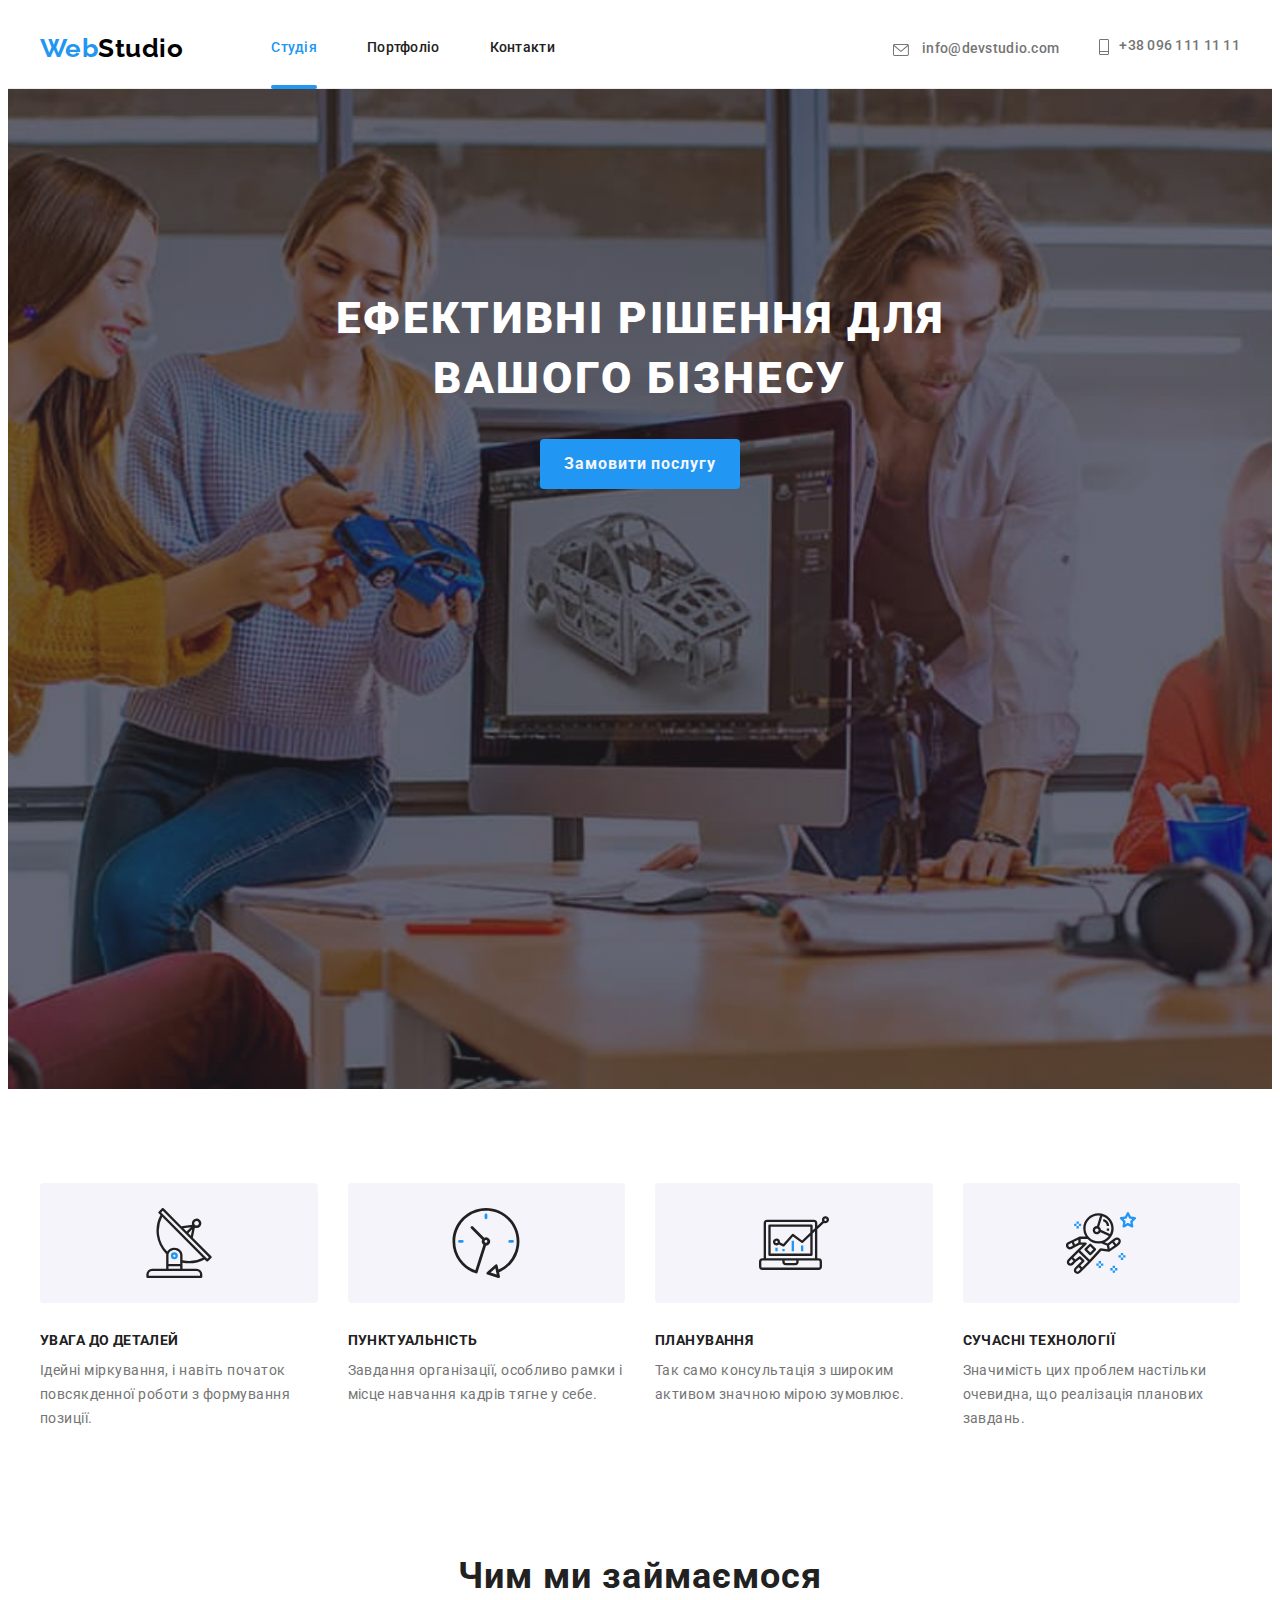
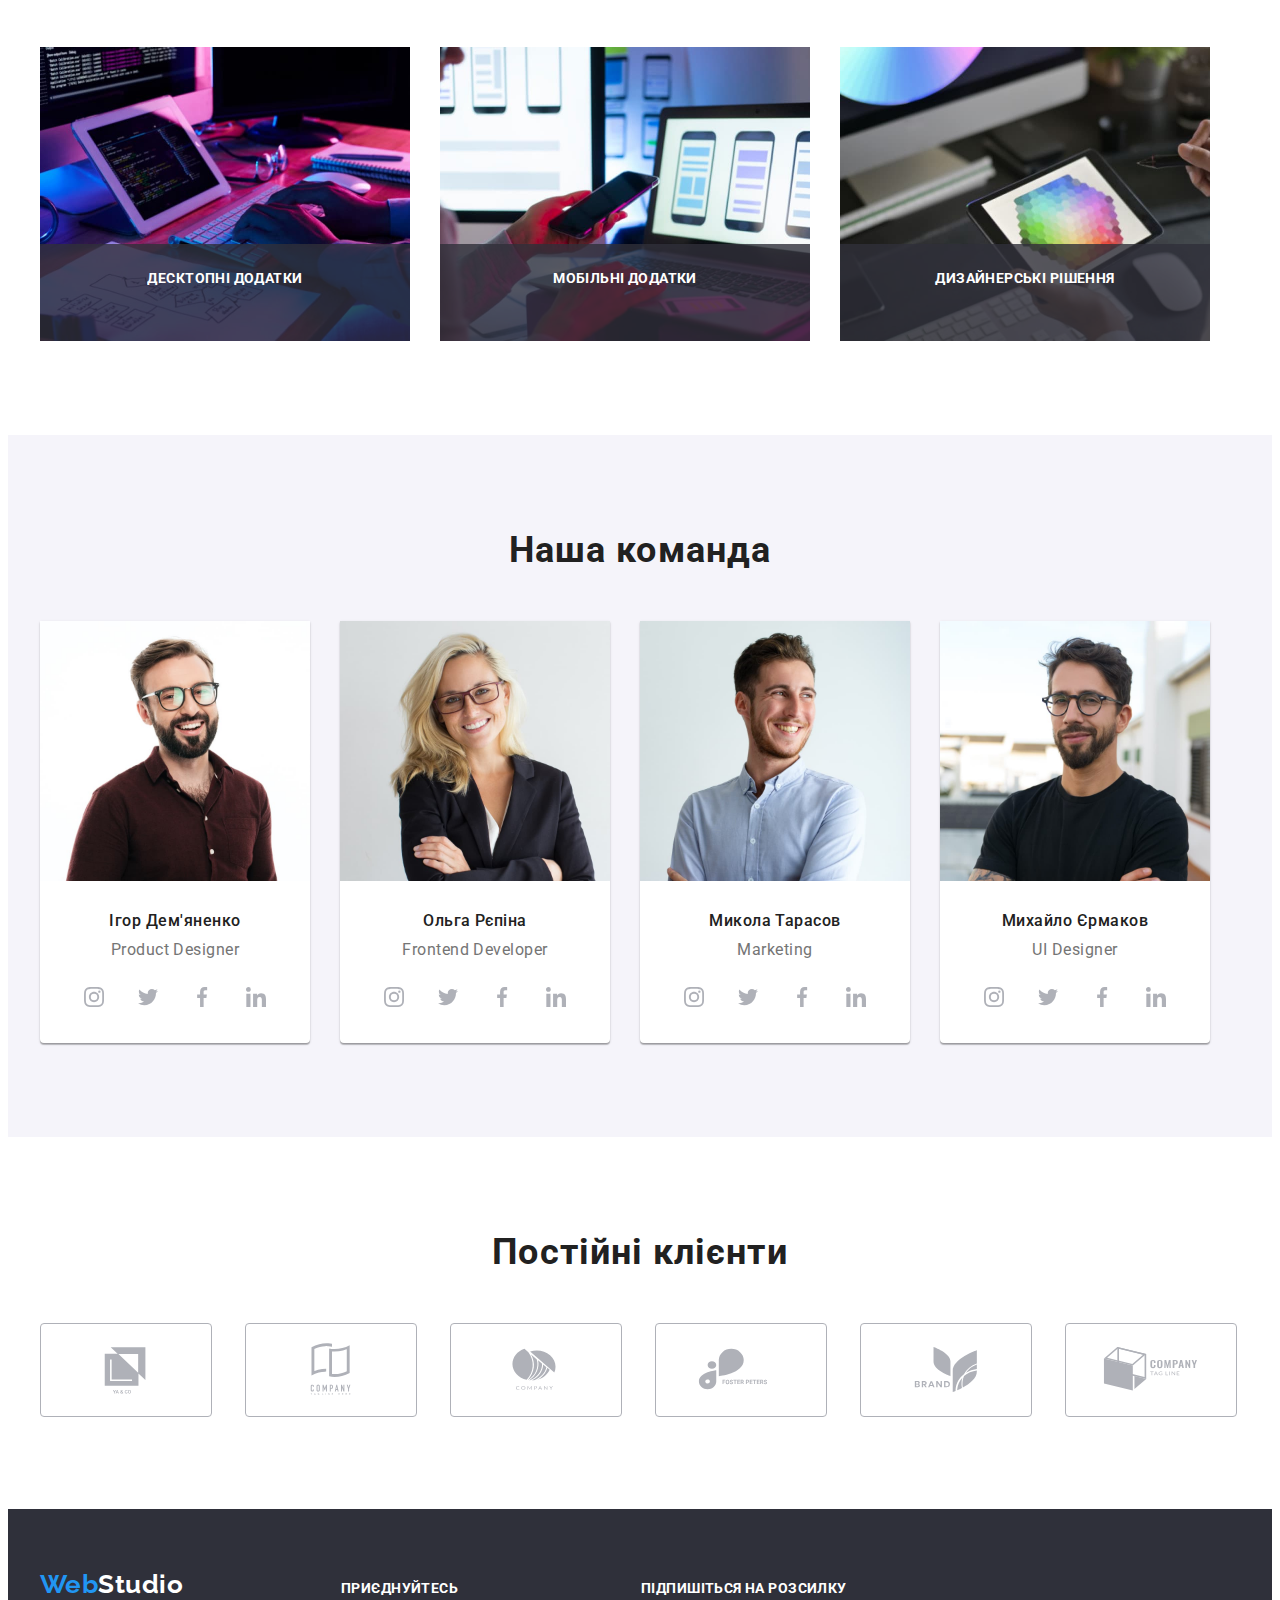
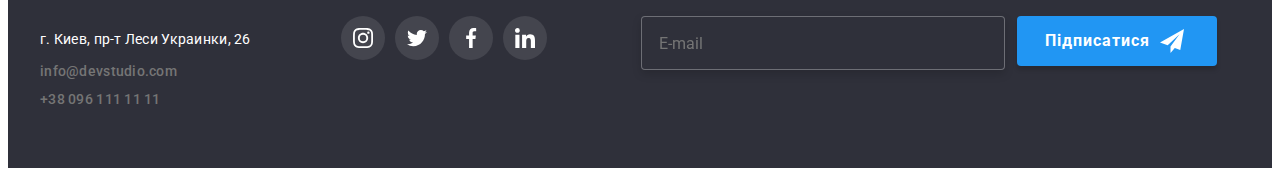
<file: index.html>
<!DOCTYPE html>
<html lang="uk">
<head>
    <meta charset="UTF-8">
    <meta http-equiv="X-UA-Compatible" content="IE=edge">
    <meta name="viewport" content="width=device-width, initial-scale=1.0">
    <title>WebStudio</title>
    <link rel="preconnect" href="https://fonts.googleapis.com">
<link rel="preconnect" href="https://fonts.gstatic.com" crossorigin>
<link href="https://fonts.googleapis.com/css2?family=Raleway:wght@700&family=Roboto:wght@400;500;700;900&display=swap" rel="stylesheet">
<link rel="stylesheet" href="https://cdnjs.cloudflare.com/ajax/libs/modern-normalize/1.1.0/modern-normalize.min.css" integrity="sha512-wpPYUAdjBVSE4KJnH1VR1HeZfpl1ub8YT/NKx4PuQ5NmX2tKuGu6U/JRp5y+Y8XG2tV+wKQpNHVUX03MfMFn9Q==" crossorigin="anonymous" referrerpolicy="no-referrer">
    <!-- <link rel="stylesheet" href="./css/styles.css"> -->
    <link rel="stylesheet" href="./css/main.min.css">
</head>
<body> 
 <header class="header">
        <div class="container header__container">
            <nav class="header-navigation">
            <a href="./index.html" class="logo logo-header"><span class="accent">Web</span><span class="accent__studio">Studio</span></a>
            <button type="button" class="menu-open" data-menu-open><svg class="open-icon"><use href="./images/symbol-defs — 1.svg#icon-menu">
            </use></svg></button>
            <ul class="site-nav">
                <li class="site-nav__navigation"><a href="./index.html" class="site-nav__link current">Студія</a></li>
                <li class="site-nav__navigation"><a href="./portfolio.html" class="site-nav__link">Портфоліо</a></li>
                <li class="site-nav__navigation"><a href="#" class="site-nav__link">Контакти</a></li>
            </ul>
        </nav>
        <ul class="auth-nav">
            <li><a href="mailto:info@devstudio.com" class="auth-nav__link">
                <svg class="auth-nav__icon icon-mail"><use href="./images/symbol-defs — 1.svg#icon-envelope">
                </use></svg>
                 info@devstudio.com</a></li>
            <li><a href="tel:+380961111111" class="auth-nav__tel link"><svg class="auth-nav__icon icon-tel"><use href="./images/symbol-defs — 1.svg#icon-Vector">
            </use></svg>+38 096 111 11 11</a></li>
        </ul>
    </div>
    <div class="mob-menu is-hidden" data-menu>
        <div class="mob-container">
        <div class="mob-menu__top">
            <button type="button" class="menu-close" data-menu-close><svg class="close-icon"><use href="./images/symbol-defs — 1.svg#icon-close_40px">
            </use></svg></button>
        <ul class="mob-site_nav">
            <li class="mob__navigation"><a href="./index.html" class="mob-nav__link current">Студія</a></li>
            <li class="mob__navigation"><a href="./portfolio.html" class="mob-nav__link">Портфоліо</a></li>
            <li class="mob__navigation"><a href="#" class="mob-nav__link">Контакти</a></li>
        </ul></div>
        <div class="mob-menu__bottom">
        <ul class="mob-auth_nav">
            <li><a href="tel:+380961111111" class="mob-contact__tel link">+38 096 111 11 11</a></li>
            <li><a href="mailto:info@devstudio.com" class="mob-contact_link">
                 info@devstudio.com</a></li>
        </ul>
        <ul class="mob-soc_list">
            <li class="mob-li"><a class="mob-soc_link link" href="" target="_blank" rel="noopener noreferrer nofollow">Instagram</a></li>
            <li class="mob-li"><a class="mob-soc_link link" href="" target="_blank" rel="noopener noreferrer nofollow">Twitter</a></li>
            <li class="mob-li"><a class="mob-soc_link link" href="" target="_blank" rel="noopener noreferrer nofollow">Facebook</a></li>
            <li class="mob-li"><a class="mob-soc_link link" href="" target="_blank" rel="noopener noreferrer nofollow">LinkedIn</a></li>
        </ul></div>
    </div>
    </div>
        </header>
    <main>
        <section class="hero">
                <h1 class="hero__title">Ефективні рішення для вашого бізнесу</h1>
                <button class="button primary" type="button" data-modal-open>Замовити послугу</button>
        </section>
        <section class="section">
            <div class="container">
                <h2 class="section-title-h">Наші особливості</h2>
                <ul class="features">
                    <li class="title-li"><div class="icons-div"><svg class="title-icon"><use href="./images/symbol-defs-antena.svg#icon-antenna-1"></use></svg></div>
                        <h3 class="title">Увага до деталей</h3>
                        <p class="title-p">Ідейні міркування, і навіть початок повсякденної роботи з формування позиції.</p>
                    </li>
                    <li class="title-li"><div class="icons-div"><svg class="title-icon"><use href="./images/symbol-defs — 1.svg#icon-clock-1"></use>
                    </svg></div>
                        <h3 class="title">Пунктуальність</h3>
                        <p class="title-p">Завдання організації, особливо рамки і місце навчання кадрів тягне у себе.</p>
                    </li>
                    <li class="title-li">
                        <div class="icons-div"><svg class="title-icon"><use href="./images/symbol-defs — 1.svg#icon-diagram-1"></use>
                        </svg></div>
                        <h3 class="title">Планування</h3>
                        <p class="title-p">Так само консультація з широким активом значною мірою зумовлює.</p>
                    </li>
                    <li class="title-li">
                        <div class="icons-div"><svg class="title-icon"><use href="./images/symbol-defs — 1.svg#icon-astronaut-1"></use>
                        </svg></div>
                        <h3 class="title">Сучасні технології</h3>
                        <p class="title-p">Значимість цих проблем настільки очевидна, що реалізація планових завдань.</p>
                    </li>
                </ul>
            </div>
        </section>
        <section class="section work-img">
            <div class="container">
                <h2 class="section-title">Чим ми займаємося</h2>
                <ul class="work">
                    <li class="work-li"><picture>
                        <source srcset="./images/img1-x2.jpg 2x" media="(min-width: 1200px)">
                        <img src="./images/box1.jpg" alt="людина за компютером" width="370"></picture><p class="work-text-img">ДЕСКТОПНІ ДОДАТКИ</p></li>
                    <li class="work-li"><picture>
                        <source srcset="./images/img2-x2.jpg 2x" media="(min-width: 1200px)">
                        <img src="./images/box2.jpg" alt="людина за компютером з телефонном в руці" width="370">
                    </picture><p class="work-text-img">МОБІЛЬНІ ДОДАТКИ</p></li>
                    <li class="work-li"><picture><source srcset="./images/img3-x2.jpg 2x" media="(min-width: 1200px)">
                        <img src="./images/box3.jpg" alt="планшет з кольорами" width="370"></picture>
                        <p class="work-text-img">ДИЗАЙНЕРСЬКІ РІШЕННЯ</p></li>
                </ul>
            </div>
        </section>
        <section class=" section section-team">
            <div class="container">
                <h2 class="section-title">Наша команда</h2>
                <ul class="team-list">
                    <li class="team"><picture>
                        <source srcset="./images/img2.jpg 1x, ./images/desk1-x2.jpg 2x" media="(min-width: 1200px)">
                        <source srcset="./images/tab1.jpg 1x, ./images/tab1-2x.jpg 2x" media="(min-width: 768px)">
                        <source srcset="./images/mob-1.jpg 1x, ./images/mob1-2x.jpg 2x" media="(min-width: 320px)">
                        <img src="./images/img2.jpg" alt="усміхнений хлопець" width="450">
                    </picture>
                    <div class="team-li"><h3 class="name">Ігор Дем'яненко</h3>
                        <p class="team-text">Product Designer</p>
                        <ul class="team-soc">
                            <li class="team-soc-list"><a href="" class="team-soc-link"><svg class="team-soc-icon" width="20" height="20"><use href="./images/symbol-defs — 1.svg#icon-instagram-2"></use></svg></a></li>
                            <li class="team-soc-list"><a href="" class="team-soc-link"><svg class="team-soc-icon" width="20" height="20"><use href="./images/symbol-defs — 1.svg#icon-twitter-1"></use></svg></a></li>
                            <li class="team-soc-list"><a href="" class="team-soc-link"><svg class="team-soc-icon" width="20" height="20"><use href="./images/symbol-defs — 1.svg#icon-facebook-1"></use></svg></a></li>
                            <li class="team-soc-list"><a href="" class="team-soc-link"><svg class="team-soc-icon" width="20" height="20"><use href="./images/symbol-defs — 1.svg#icon-linkedin-1"></use></svg></a></li>
                        </ul>
                    </div>
                    </li>
                    <li class="team"><picture>
                        <source srcset="./images/img21.jpg 1x, ./images/desk2-x2.jpg 2x" media="(min-width: 1200px)">
                        <source srcset="./images/tab2.jpg 1x, ./images/tab2-2x.jpg 2x" media="(min-width: 768px)">
                        <source srcset="./images/mob2.jpg 1x, ./images/mob2-2x.jpg 2x" media="(min-width: 320px)">
                        <img src="./images/img21.jpg" alt="жінка посміхається" width="450"></picture>
                    <div class="team-li"><h3 class="name">Ольга Рєпіна</h3>
                        <p class="team-text">Frontend Developer</p><ul class="team-soc">
                            <li class="team-soc-list"><a href="" class="team-soc-link"><svg class="team-soc-icon" width="20" height="20"><use href="./images/symbol-defs — 1.svg#icon-instagram-2"></use></svg></a></li>
                            <li class="team-soc-list"><a href="" class="team-soc-link"><svg class="team-soc-icon" width="20" height="20"><use href="./images/symbol-defs — 1.svg#icon-twitter-1"></use></svg></a></li>
                            <li class="team-soc-list"><a href="" class="team-soc-link"><svg class="team-soc-icon" width="20" height="20"><use href="./images/symbol-defs — 1.svg#icon-facebook-1"></use></svg></a></li>
                            <li class="team-soc-list"><a href="" class="team-soc-link"><svg class="team-soc-icon" width="20" height="20"><use href="./images/symbol-defs — 1.svg#icon-linkedin-1"></use></svg></a></li>
                        </ul></div>
                    </li>
                    <li class="team">
                        <picture>
                            <source srcset="./images/img.jpg 1x, ./images/desk3-x2.jpg 2x" media="(min-width: 1200px)">
                            <source srcset="./images/tab3.jpg 1x, ./images/tab3-2x.jpg 2x" media="(min-width: 768px)">
                            <source srcset="./images/mob3.jpg 1x, ./images/mob3-2x.jpg 2x" media="(min-width: 320px)">
                            <img src="./images/img.jpg" alt="чоловік у білій рубашці" width="450"></picture>
                    <div class="team-li"><h3 class="name">Микола Тарасов</h3>
                        <p class="team-text">Marketing</p><ul class="team-soc">
                            <li class="team-soc-list"><a href="" class="team-soc-link"><svg class="team-soc-icon" width="20" height="20"><use href="./images/symbol-defs — 1.svg#icon-instagram-2"></use></svg></a></li>
                            <li class="team-soc-list"><a href="" class="team-soc-link"><svg class="team-soc-icon" width="20" height="20"><use href="./images/symbol-defs — 1.svg#icon-twitter-1"></use></svg></a></li>
                            <li class="team-soc-list"><a href="" class="team-soc-link"><svg class="team-soc-icon" width="20" height="20"><use href="./images/symbol-defs — 1.svg#icon-facebook-1"></use></svg></a></li>
                            <li class="team-soc-list"><a href="" class="team-soc-link"><svg class="team-soc-icon" width="20" height="20"><use href="./images/symbol-defs — 1.svg#icon-linkedin-1"></use></svg></a></li>
                        </ul></div>
                    </li>
                    <li class="team">
                        <picture>
                            <source srcset="./images/img3.jpg 1x, ./images/desk4-x2.jpg 2x" media="(min-width: 1200px)">
                            <source srcset="./images/tab4.jpg 1x, ./images/tab4-2x.jpg 2x" media="(min-width: 768px)">
                            <source srcset="./images/mob4.jpg 1x, ./images/mob4-2x.jpg 2x" media="(min-width: 320px)">
                            <img src="./images/img3.jpg" alt="чоловік у чорній футболці та окулярах" width="450"></picture>
                    <div class="team-li"><h3 class="name">Михайло Єрмаков</h3>
                        <p class="team-text">UI Designer</p><ul class="team-soc">
                            <li class="team-soc-list"><a href="" class="team-soc-link"><svg class="team-soc-icon" width="20" height="20"><use href="./images/symbol-defs — 1.svg#icon-instagram-2"></use></svg></a></li>
                            <li class="team-soc-list"><a href="" class="team-soc-link"><svg class="team-soc-icon" width="20" height="20"><use href="./images/symbol-defs — 1.svg#icon-twitter-1"></use></svg></a></li>
                            <li class="team-soc-list"><a href="" class="team-soc-link"><svg class="team-soc-icon" width="20" height="20"><use href="./images/symbol-defs — 1.svg#icon-facebook-1"></use></svg></a></li>
                            <li class="team-soc-list"><a href="" class="team-soc-link"><svg class="team-soc-icon" width="20" height="20"><use href="./images/symbol-defs — 1.svg#icon-linkedin-1"></use></svg></a></li>
                        </ul></div>
                    </li>
                </ul>
            </div>
        </section>
        <section class="section clients-section">
            <div class="container">
                <h2 class="section-title">Постійні клієнти</h2>
                <ul class="clients">
                <li class="clients-list"><a href="" class="clients-link"><svg class="clients-icon"><use href="./images/symbol-defs — 1.svg#icon-Logo"></use></svg></a></li>
                <li class="clients-list"><a href="" class="clients-link"><svg class="clients-icon"><use href="./images/symbol-defs — 1.svg#icon-Logo-1"></use></svg></a></li>
                <li class="clients-list"><a href="" class="clients-link"><svg class="clients-icon"><use href="./images/symbol-defs — 1.svg#icon-Logo-2"></use></svg></a></li>
                <li class="clients-list"><a href="" class="clients-link"><svg class="clients-icon"><use href="./images/symbol-defs — 1.svg#icon-Logo-3"></use></svg></a></li>
                <li class="clients-list"><a href="" class="clients-link"><svg class="clients-icon"><use href="./images/symbol-defs — 1.svg#icon-Logo-4"></use></svg></a></li>
                <li class="clients-list"><a href="" class="clients-link"><svg class="clients-icon"><use href="./images/symbol-defs — 1.svg#icon-Logo-5"></use></svg></a></li>
            </ul>   
            </div>
        </section>
    </main>
    <footer class="footer">
        <div class="footer__div container">
            <div class="footer__address">
                <div class="address-wrap">
            <a href="./index.html" class="logo__footer logo"><span class="accent__footer accent">Web</span><span class="accent__studio accent__footer">Studio</span></a>
      <address class="address">
        <ul class="footer__list">
            <li class="list-link"><a href="https://goo.gl/maps/CPtrU1FHBa2aNyZL9" target="_blank" rel="noopener noreferrer nofollow" class="link maps">г. Киев, пр-т Леси Украинки, 26</a>
            </li>
            <li class="list-link"><a href="mailto:info@devstudio.com" class="link__mail link">info@devstudio.com</a>
            </li>
            <li class="list-link">
                <a href="tel:+380961111111" class="link__telf link">+38 096 111 11 11</a>
            </li>
        </ul>
      </address></div>
        <div class="footer-social">
        <p class="social-title">приєднуйтесь</p>
        <ul class="footer-soc">
        <li class="footer-soc__list"><a href="" class="footer-soc__link"><svg class="footer-soc__icon"><use href="./images/symbol-defs — 1.svg#icon-instagram-2"></use></svg></a></li>
        <li class="footer-soc__list"><a href="" class="footer-soc__link"><svg class="footer-soc__icon"><use href="./images/symbol-defs — 1.svg#icon-twitter-1"></use></svg></a></li>
        <li class="footer-soc__list"><a href="" class="footer-soc__link"><svg class="footer-soc__icon"><use href="./images/symbol-defs — 1.svg#icon-facebook-1"></use></svg></a></li>
        <li class="footer-soc__list"><a href="" class="footer-soc__link"><svg class="footer-soc__icon"><use href="./images/symbol-defs — 1.svg#icon-linkedin-1"></use></svg></a></li>
      </ul>
        </div> </div>
        <div class="footer-subscription">
            <p class="subscription__title">Підпишіться на розсилку</p>
            <form action="#" class="subscription__form">
                <input type="email" name="email" placeholder="E-mail" class="form-inpute">
                <button type="submit" class="subscription-btn">Підписатися<svg class="subscription__icon" width="24" height="24"><use href="./images/symbol-defs — 1.svg#icon-icon-send"></use></svg></button>
            </form>
        </div>
      </div>
      </footer>
    <div class="backdrop is-hidden" data-modal>
        <div class="modal">
            <button type="button" class="modal-close" data-modal-close><svg class="modal-close-icon" width="18" height="18">
                <use href="./images/symbol-defs — 1.svg#icon-close-black">
                </use>
            </svg></button>
            <p class="modal-title">Залиште свої дані, ми вам передзвонимо</p>
            <form class="modal-form">
                <label for="user-name" class="input-label">Ім'я</label>
                <div class="input-wrap"><input type="text" name="user-name" class="modal-input" id="user-name">
                <svg class="modal-input-icon" width="18" height="18"><use href="./images/symbol-defs — 1.svg#icon-person-black"></use></svg></div>
                <label for="user-phone" class="input-label">Телефон</label>
                <div class="input-wrap"><input type="tel" name="user-phone" class="modal-input" id="user-phone">
                <svg class="modal-input-icon" width="18" height="18"><use href="./images/symbol-defs — 1.svg#icon-phone-black"></use></svg></div>
                <label for="user-email" class="input-label">Пошта</label>
                <div class="input-wrap"><input type="email" name="user-email" class="modal-input" id="user-email">
                <svg class="modal-input-icon" width="18" height="18"><use href="./images/symbol-defs — 1.svg#icon-email-black"></use></svg></div>
                <label for="user-coment" class="modal-coment">Коментар</label>
            <textarea name="user-coment" id="user-coment" class="modal-coment-text" placeholder="Введіть текст"></textarea>
            <div class="checkbox-div"><input type="checkbox" name="privacy" id="privacy" class="input-check">
            <label for="privacy" class="privacy-text"><span><svg class="check-icon" width="16" height="15"><use href="./images/symbol-defs — 1.svg#icon-icon-check"></use></svg></span>Погоджуюся з розсилкою та приймаю <a href="" class="privacy-link">Умови договору</a></label></div>
            <button type="submit" class="modal-button">Відправити</button>
            </form>
        </div>
    </div>
    <script src="./js/menu.js"></script>
    <script src="./js/modal.js"></script>
</body></html>
</file>
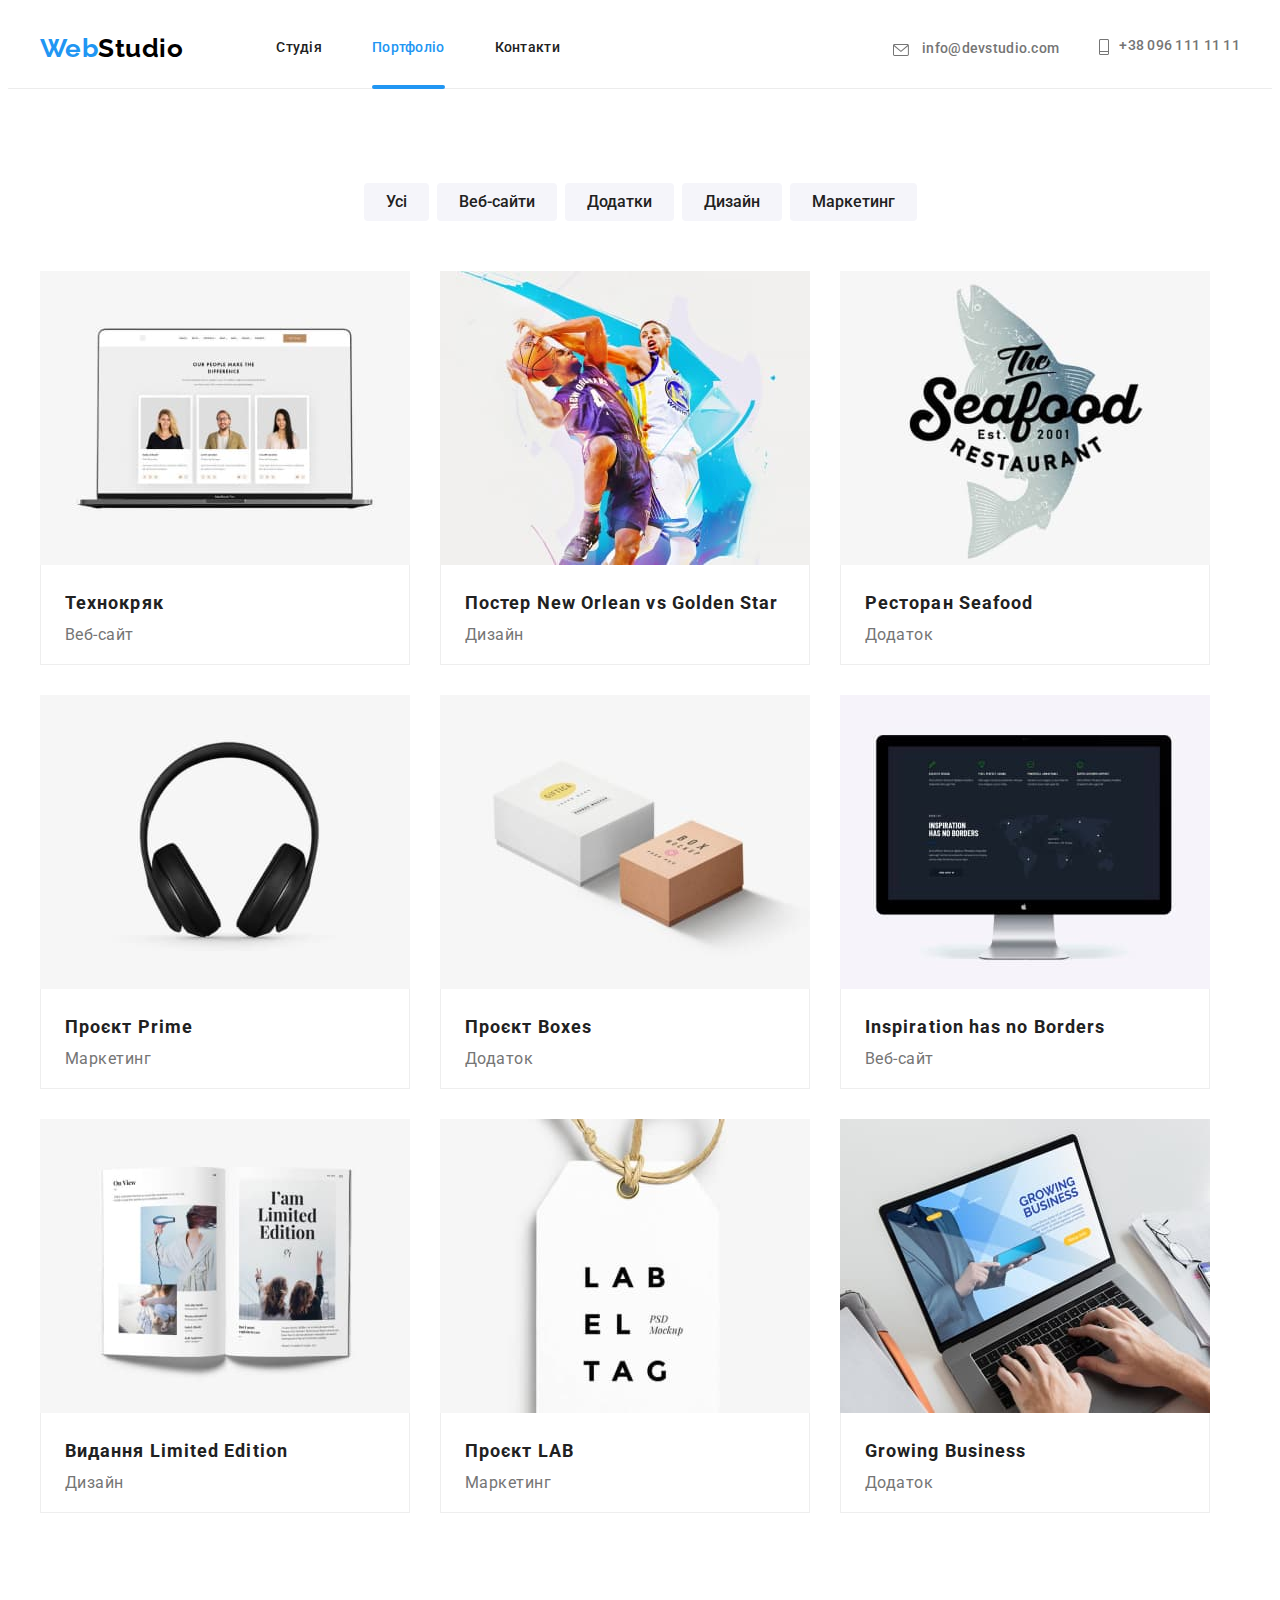
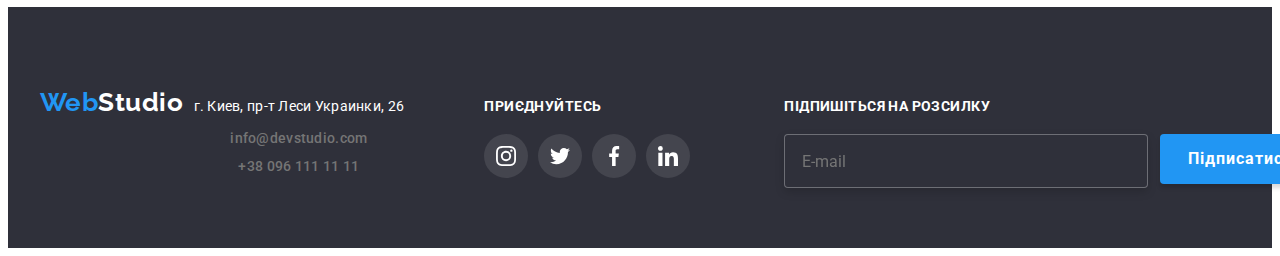
<file: portfolio.html>
<!DOCTYPE html>
<html lang="uk">
<head>
    <meta charset="UTF-8">
    <meta http-equiv="X-UA-Compatible" content="IE=edge">
    <meta name="viewport" content="width=device-width, initial-scale=1.0">
    <title>WebStudio</title>
    <link rel="preconnect" href="https://fonts.googleapis.com">
<link rel="preconnect" href="https://fonts.gstatic.com" crossorigin>
<link href="https://fonts.googleapis.com/css2?family=Raleway:wght@700&family=Roboto:wght@400;500;700;900&display=swap" rel="stylesheet">
<link rel="stylesheet" href="https://cdnjs.cloudflare.com/ajax/libs/modern-normalize/1.1.0/modern-normalize.min.css" integrity="sha512-wpPYUAdjBVSE4KJnH1VR1HeZfpl1ub8YT/NKx4PuQ5NmX2tKuGu6U/JRp5y+Y8XG2tV+wKQpNHVUX03MfMFn9Q==" crossorigin="anonymous" referrerpolicy="no-referrer" />
    <!-- <link rel="stylesheet" href="./css/styles.css"> -->
    <link rel="stylesheet" href="./css/main.min.css">
</head>
<body> 
    <header class="header">
    <div class="container header__container">
        <nav class="header-navigation">
        <a href="./index.html" class="logo"><span class="accent">Web</span><span class="accent__studio">Studio</span></a>
        <ul class="site-nav">
            <li class="site-nav__navigation"><a href="./index.html" class="site-nav__link">Студія</a></li>
            <li class="site-nav__navigation"><a href="./portfolio.html" class="site-nav__link current">Портфоліо</a></li>
            <li class="site-nav__navigation"><a href="#" class="site-nav__link">Контакти</a></li>
        </ul>
    </nav>
    <ul class="auth-nav">
        <li><a href="mailto:info@devstudio.com" class="auth-nav__link">
            <svg class="auth-nav__icon icon-mail"><use href="./images/symbol-defs — 1.svg#icon-envelope">
            </use></svg>
             info@devstudio.com</a></li>
        <li><a href="tel:+380961111111" class="auth-nav__tel link"><svg class="auth-nav__icon icon-tel"><use href="./images/symbol-defs — 1.svg#icon-Vector">
        </use></svg>+38 096 111 11 11</a></li>
    </ul>
</div>
    </header>
<main>
  <section class=" section portf">
    <div class="container">
      <ul class="button-portfolio">
      <li><button class="button-secondary" type="button">Усі</button></li>
      <li><button class="button-secondary" type="button">Веб-сайти</button></li>
      <li><button class="button-secondary" type="button">Додатки</button></li>
      <li><button class="button-secondary" type="button">Дизайн</button></li>
      <li><button class="button-secondary" type="button">Маркетинг</button></li>
  </ul>
      <ul class="work-list">
          <li class="project"><a class="project-link" href=""><div class="team-text-wrap">
            <img src="./images/1.jpg" alt="компютер з прикладом сайту" width="370">
            <p class="team-text-portfolio">Ресурс пропонує комплексні пропозиції з різним рівнем функціоналу та сервісів. Все це дозволить відвідувачу отримати вичерпні відомості про компанію чи приватну особу.</p>
          </div>
       <div class="project-team"><h3 class="portfolio">Технокряк</h3><p>Веб-сайт</p></div></a>
        </li>
          <li class="project"><a class="project-link" href=""><div class="team-text-wrap"><img src="./images/2.jpg" alt="постер гра в баскетбол" width="370">
            <p class="team-text-portfolio">Ресурс пропонує комплексні пропозиції з різним рівнем функціоналу та сервісів. Все це дозволить відвідувачу отримати вичерпні відомості про компанію чи приватну особу.</p>
          </div>
       <div class="project-team"><h3 class="portfolio">Постер New Orlean vs Golden Star</h3>
        <p>Дизайн</p></div></a>
        </li>
          <li class="project"><a class="project-link" href=""><div class="team-text-wrap"><img src="./images/3.jpg" alt="зображення додатку ресторана" width="370">
            <p class="team-text-portfolio">Ресурс пропонує комплексні пропозиції з різним рівнем функціоналу та сервісів. Все це дозволить відвідувачу отримати вичерпні відомості про компанію чи приватну особу.</p>
          </div>
        <div class="project-team"><h3 class="portfolio">Ресторан Seafood</h3>
          <p>Додаток</p></div></a>
        </li>
          <li class="project"><a class="project-link" href=""><div class="team-text-wrap"><img src="./images/4.jpg" alt="чорні навушники" width="370">
            <p class="team-text-portfolio">Ресурс пропонує комплексні пропозиції з різним рівнем функціоналу та сервісів. Все це дозволить відвідувачу отримати вичерпні відомості про компанію чи приватну особу.</p>
          </div>
        <div class="project-team"><h3 class="portfolio">Проєкт Prime</h3>
          <p>Маркетинг</p></div></a>
        </li>
          <li class="project"><a class="project-link" href=""><div class="team-text-wrap"><img src="./images/5.jpg" alt="зображення книжок" width="370">
            <p class="team-text-portfolio">Ресурс пропонує комплексні пропозиції з різним рівнем функціоналу та сервісів. Все це дозволить відвідувачу отримати вичерпні відомості про компанію чи приватну особу.</p>
          </div>
        <div class="project-team"><h3 class="portfolio">Проєкт Boxes</h3>
          <p>Додаток</p></div></a>
        </li>
          <li class="project"><a class="project-link" href=""><div class="team-text-wrap"><img src="./images/6.jpg" alt="компютер из зображенням веб-сайту" width="370">
            <p class="team-text-portfolio">Ресурс пропонує комплексні пропозиції з різним рівнем функціоналу та сервісів. Все це дозволить відвідувачу отримати вичерпні відомості про компанію чи приватну особу.</p>
          </div>
        <div class="project-team"><h3 class="portfolio">Inspiration has no Borders</h3>
          <p>Веб-сайт</p></div></a>
        </li>
          <li class="project"><a class="project-link" href=""><div class="team-text-wrap"><img src="./images/7.jpg" alt="розгорнута книга" width="370">
            <p class="team-text-portfolio">Ресурс пропонує комплексні пропозиції з різним рівнем функціоналу та сервісів. Все це дозволить відвідувачу отримати вичерпні відомості про компанію чи приватну особу.</p>
          </div>
        <div class="project-team"><h3 class="portfolio">Видання Limited Edition</h3>
          <p>Дизайн</p></div></a>
        </li>
          <li class="project"><a class="project-link" href=""><div class="team-text-wrap"><img src="./images/8.jpg" alt="дизайн бірки" width="370">
            <p class="team-text-portfolio">Ресурс пропонує комплексні пропозиції з різним рівнем функціоналу та сервісів. Все це дозволить відвідувачу отримати вичерпні відомості про компанію чи приватну особу.</p>
          </div>
        <div class="project-team"><h3 class="portfolio">Проєкт LAB</h3>
          <p>Маркетинг</p></div></a>
        </li>
          <li class="project"><a class="project-link" href=""><div class="team-text-wrap"><img src="./images/9.jpg" alt="людина за компютером" width="370">
            <p class="team-text-portfolio">Ресурс пропонує комплексні пропозиції з різним рівнем функціоналу та сервісів. Все це дозволить відвідувачу отримати вичерпні відомості про компанію чи приватну особу.</p>
          </div>
        <div class="project-team"><h3 class="portfolio">Growing Business</h3>
          <p>Додаток</p></div></a>
        </li>
      </ul>
      </div>
  </section>
</main>
<footer class="footer">
  <div class="footer__div container">
      <div class="footer__address">
      <a href="./index.html" class="logo__footer logo"><span class="accent__footer accent">Web</span><span class="accent__studio accent__footer">Studio</span></a>
<address class="address">
  <ul class="footer__list">
      <li class="list-link"><a href="https://goo.gl/maps/CPtrU1FHBa2aNyZL9" target="_blank" rel="noopener noreferrer nofollow" class="link maps">г. Киев, пр-т Леси Украинки, 26</a>
      </li>
      <li class="list-link"><a href="mailto:info@devstudio.com" class="link__mail link">info@devstudio.com</a>
      </li>
      <li class="list-link">
          <a href="tel:+380961111111" class="link__telf link">+38 096 111 11 11</a>
      </li>
  </ul>
</address>
  </div>
  <div class="footer-social">
  <p class="social-title">приєднуйтесь</p>
  <ul class="footer-soc">
  <li class="footer-soc__list"><a href="" class="footer-soc__link"><svg class="footer-soc__icon"><use href="./images/symbol-defs — 1.svg#icon-instagram-2"></use></svg></a></li>
  <li class="footer-soc__list"><a href="" class="footer-soc__link"><svg class="footer-soc__icon"><use href="./images/symbol-defs — 1.svg#icon-twitter-1"></use></svg></a></li>
  <li class="footer-soc__list"><a href="" class="footer-soc__link"><svg class="footer-soc__icon"><use href="./images/symbol-defs — 1.svg#icon-facebook-1"></use></svg></a></li>
  <li class="footer-soc__list"><a href="" class="footer-soc__link"><svg class="footer-soc__icon"><use href="./images/symbol-defs — 1.svg#icon-linkedin-1"></use></svg></a></li>
</ul>
  </div>
  <div class="footer-subscription">
      <p class="subscription__title">Підпишіться на розсилку</p>
      <form action="#" class="subscription__form">
          <input type="email" name="email" placeholder="E-mail" class="form-inpute">
          <button type="submit" class="subscription-btn">Підписатися<svg class="subscription__icon" width="24" height="24"><use href="./images/symbol-defs — 1.svg#icon-icon-send"></use></svg></button>
      </form>
  </div>
</div>
</footer>
</body>
</html>
</file>
<file: css/main.min.css>
.logo{text-decoration:none}@media screen and (min-width: 480px){.logo{padding-top:16px;padding-bottom:16px;margin-right:284px}}@media screen and (min-width: 768px){.logo{padding-top:26px;padding-bottom:26px;padding:0}}@media screen and (min-width: 1200px){.logo{padding:0;margin-right:93px}}@media screen and (min-width: 768px){.logo-header{margin-right:88px}}.accent{color:var(--accent-color)}.accent__studio{color:var(--black)}.accent,.accent__studio{font-family:Raleway;font-weight:700;font-size:24px;line-height:1.19}@media screen and (min-width: 1200px){.accent,.accent__studio{font-size:26px}}.header{background-color:var(--background);display:-webkit-box;display:-ms-flexbox;display:flex;border-bottom:1px solid #ECECEC}.header-navigation{display:-webkit-box;display:-ms-flexbox;display:flex;-webkit-box-align:center;-ms-flex-align:center;align-items:center}.header__container{display:-webkit-box;display:-ms-flexbox;display:flex;-webkit-box-align:center;-ms-flex-align:center;align-items:center}.site-nav{-webkit-box-pack:justify;-ms-flex-pack:justify;justify-content:space-between;display:none}@media screen and (min-width: 768px){.site-nav{display:-webkit-box;display:-ms-flexbox;display:flex}}.site-nav .site-nav__link{color:var(--title-text-color);font-weight:500;font-size:14px;line-height:1.14;letter-spacing:0.02em;text-decoration:none;display:block;-webkit-transition:color 250ms cubic-bezier(0.4, 0, 0.2, 1);transition:color 250ms cubic-bezier(0.4, 0, 0.2, 1);padding-top:32px;padding-bottom:32px}.site-nav .site-nav__link:hover,.site-nav .site-nav__link:focus{color:var(--accent-color)}@media screen and (min-width: 1200px){.site-nav .site-nav__link{font-size:14px}}.site-nav__navigation{margin-left:50px;position:relative}.site-nav__navigation:first-child{margin-left:0}.current::after{content:"";position:absolute;display:block;width:100%;height:4px;bottom:-1px;border-radius:2px;background-color:var(--accent-color)}.site-nav .current{color:#2196F3}.auth-nav{margin-left:auto;display:none}@media screen and (min-width: 768px){.auth-nav{display:block}}@media screen and (min-width: 1200px){.auth-nav{display:-webkit-box;display:-ms-flexbox;display:flex}}.site-nav__link,.auth-nav__link{-webkit-transition:color 250ms cubic-bezier(0.4, 0, 0.2, 1);transition:color 250ms cubic-bezier(0.4, 0, 0.2, 1)}.auth-nav__tel{display:block;margin-top:10px}@media screen and (min-width: 1200px){.auth-nav__tel{margin-left:40px;margin-top:0;font-size:14px}}.auth-nav__link,.link{color:var(--primary-text-color);font-weight:500;font-size:12px;line-height:1.14;letter-spacing:0.02em;text-decoration:none;-webkit-transition:color 250ms cubic-bezier(0.4, 0, 0.2, 1);transition:color 250ms cubic-bezier(0.4, 0, 0.2, 1)}.auth-nav__link:hover,.auth-nav__link:focus,.link:hover,.link:focus{color:var(--accent-color)}@media screen and (min-width: 1200px){.auth-nav__link,.link{font-size:14px}}.site-nav__link,.auth-nav__link{color:var(--primary-text-color)}@media screen and (min-width: 768px){.site-nav__link,.auth-nav__link{font-size:12px}}@media screen and (min-width: 1200px){.site-nav__link,.auth-nav__link{font-size:14px}}.icon-tel{width:10px;height:14px}@media screen and (min-width: 1200px){.icon-tel{width:10px;height:16px}}.icon-mail{width:14px;height:10px}@media screen and (min-width: 1200px){.icon-mail{width:16px;height:12px}}.auth-nav__icon{fill:currentColor;vertical-align:middle;margin-right:8px}.auth-nav__icon:focus,.auth-nav__icon:hover{color:var(--accent-color)}@media screen and (min-width: 1200px){.auth-nav__icon{margin-right:10px}}.menu-open{width:40px;height:40px;background-color:transparent;padding:0;border:none;display:-webkit-box;display:-ms-flexbox;display:flex}.menu-open:hover+.open-icon{fill:var(--accent-color)}@media screen and (min-width: 767px){.menu-open{display:none}}.open-icon{width:40px;height:40px;-webkit-transition:fill 250ms cubic-bezier(0.4, 0, 0.2, 1);transition:fill 250ms cubic-bezier(0.4, 0, 0.2, 1)}.open-icon:hover{fill:var(--accent-color)}.mob-menu{width:100vw;height:100vh;background-color:#fff;top:0;position:fixed;z-index:1;padding-bottom:48px}.mob-menu>.mob-container{height:100%;display:-webkit-box;display:-ms-flexbox;display:flex;-webkit-box-orient:vertical;-webkit-box-direction:normal;-ms-flex-direction:column;flex-direction:column;-webkit-box-pack:justify;-ms-flex-pack:justify;justify-content:space-between}@media screen and (min-width: 767px){.mob-menu{display:none}}.mob-container{padding-left:40px}.menu-close{width:40px;height:40px;background-color:transparent;border:5px black;display:-webkit-box;display:-ms-flexbox;display:flex;margin-left:auto;-webkit-box-pack:center;-ms-flex-pack:center;justify-content:center;-webkit-box-align:center;-ms-flex-align:center;align-items:center;padding-top:10px}.menu-close:hover+.close-icon{fill:var(--accent-color)}.close-icon{width:40px;height:40px;-webkit-transition:fill 250ms cubic-bezier(0.4, 0, 0.2, 1);transition:fill 250ms cubic-bezier(0.4, 0, 0.2, 1)}.close-icon:hover{fill:var(--accent-color)}.mob-nav__link{font-family:'Roboto';font-style:normal;font-weight:500;font-size:40px;line-height:calc(47 / 40);letter-spacing:0.02em;color:#212121;text-decoration:none;-webkit-transition:color 250ms cubic-bezier(0.4, 0, 0.2, 1);transition:color 250ms cubic-bezier(0.4, 0, 0.2, 1)}@media screen and (max-width: 380px){.mob-nav__link{font-size:8vw}}.mob-nav__link:hover{color:var(--accent-color)}.mob__navigation:not(:last-child){margin-bottom:32px}.mob-contact__tel{display:block;font-family:'Roboto';font-style:normal;font-weight:500;font-size:34px;line-height:calc(40 / 34);letter-spacing:0.02em;color:#757575;margin-bottom:32px}@media screen and (max-width: 380px){.mob-contact__tel{font-size:7vw}}.mob-contact_link{font-family:'Roboto';font-style:normal;font-weight:500;font-size:24px;line-height:calc(28 / 24);letter-spacing:0.02em;text-decoration:none;color:#757575}.mob-soc_list{display:-webkit-box;display:-ms-flexbox;display:flex;gap:10px;padding-top:64px}.mob-soc_link{font-family:'Roboto';font-style:normal;font-weight:500;font-size:18px;line-height:1.22;letter-spacing:0.02em;color:#2196F3}.mob-li::before{position:absolute;content:"";left:-10px;height:22px;width:2px;background-color:rgba(33,33,33,0.2)}.mob-li:not(:first-child){margin-left:10px;position:relative}.footer{display:block;background-color:var(--color-text);padding-top:60px;padding-bottom:60px}@media screen and (min-width: 768px){.footer{padding-top:0;padding-bottom:60px}}@media screen and (min-width: 1200px){.footer{padding-top:60px;padding-bottom:60px}}.footer__list{display:block}.list-link{-webkit-box-pack:center;-ms-flex-pack:center;justify-content:center}@media screen and (min-width: 768px){.list-link{width:231px}}.address{margin-top:28px;-webkit-transition:color 250ms cubic-bezier(0.4, 0, 0.2, 1);transition:color 250ms cubic-bezier(0.4, 0, 0.2, 1)}.address .link:hover,.address .link:focus{color:var(--accent-color)}.address .maps{color:var(--background);font-weight:400;font-size:14px;line-height:1.71;font-style:normal;text-decoration:none;-webkit-transition:color 250ms cubic-bezier(0.4, 0, 0.2, 1);transition:color 250ms cubic-bezier(0.4, 0, 0.2, 1)}.link__telf .link__mail{color:var(--color);font-weight:400;font-size:14px;line-height:1.71;text-decoration:none;font-style:normal}.link__telf,.link__mail{color:var(--primary-text-color);font-weight:500;font-size:14px;line-height:1.14;letter-spacing:0.02em;text-decoration:none}.list-link,.link__mail,.link__telf,.maps{margin:0;padding:0}.list-link{margin-bottom:9px}.list-link:last-child{margin-bottom:0}.logo__footer,.accent__footer{padding:0;margin-right:0}@media screen and (min-width: 1200px){.footer__div{display:-webkit-box;display:-ms-flexbox;display:flex;-webkit-box-align:baseline;-ms-flex-align:baseline;align-items:baseline}}.footer .accent__studio{color:var(--background)}.social-title{color:var(--background);font-family:'Roboto';font-style:normal;font-weight:700;font-size:14px;line-height:16px;letter-spacing:0.03em;margin-bottom:20px;text-transform:uppercase}.footer-social{text-align:center;margin-top:60px}@media screen and (min-width: 768px){.footer-social{margin:0;padding-top:65px}}@media screen and (min-width: 1200px){.footer-social{margin-left:70px;text-align:left;padding-top:0px}}.footer-soc{display:-webkit-box;display:-ms-flexbox;display:flex;-webkit-box-pack:center;-ms-flex-pack:center;justify-content:center;gap:10px}.footer-soc__list{width:44px;height:44px}.footer-soc__link{width:100%;height:100%;background:rgba(255,255,255,0.1);border-radius:50%;display:-webkit-box;display:-ms-flexbox;display:flex;-webkit-box-align:center;-ms-flex-align:center;align-items:center;-webkit-box-pack:center;-ms-flex-pack:center;justify-content:center;-webkit-transition:background-color 250ms cubic-bezier(0.4, 0, 0.2, 1);transition:background-color 250ms cubic-bezier(0.4, 0, 0.2, 1)}.footer-soc__link:hover,.footer-soc__link:focus{background-color:var(--accent-color)}.footer-soc__icon{width:20px;height:20px;fill:var(--background)}.subscription__title{color:var(--background);font-family:'Roboto';font-style:normal;font-weight:700;font-size:14px;line-height:16px;letter-spacing:0.03em;margin-bottom:20px;text-transform:uppercase;text-align:center}@media screen and (min-width: 1200px){.subscription__title{text-align:left}}.form-inpute{width:100%;height:50px;background:#2F303A;border:1px solid rgba(255,255,255,0.3);-webkit-filter:drop-shadow(0px 4px 4px rgba(0,0,0,0.15));filter:drop-shadow(0px 4px 4px rgba(0,0,0,0.15));border-radius:4px;font-family:'Roboto';font-style:normal;font-weight:400;font-size:16px;line-height:20px;margin-bottom:20px;color:rgba(255,255,255,0.6)}.form-inpute::-webkit-input-placeholder{padding:15px}.form-inpute:-ms-input-placeholder{padding:15px}.form-inpute::-ms-input-placeholder{padding:15px}.form-inpute::placeholder{padding:15px}@media screen and (min-width: 768px){.form-inpute{width:450px}}@media screen and (min-width: 1200px){.form-inpute{width:358px;height:50px;margin-bottom:0}}.subscription__form{display:block;text-align:center}@media screen and (min-width: 1200px){.subscription__form{display:-webkit-box;display:-ms-flexbox;display:flex;gap:12px}}.footer-subscription{display:block;-webkit-box-align:center;-ms-flex-align:center;align-items:center}@media screen and (min-width: 768px){.footer-subscription{margin-top:60px}}@media screen and (min-width: 1200px){.footer-subscription{margin-top:0;margin-left:94px}}@media screen and (min-width: 480px){.footer__address{text-align:center;-webkit-box-pack:center;-ms-flex-pack:center;justify-content:center;margin-bottom:60px}}@media screen and (min-width: 768px){.footer__address{display:-webkit-box;display:-ms-flexbox;display:flex;margin-bottom:0px}}@media screen and (min-width: 1200px){.footer__address{-webkit-box-align:baseline;-ms-flex-align:baseline;align-items:baseline}}@media screen and (min-width: 768px) and (max-width: 1199px){.address-wrap{display:block;padding-top:60px;margin-right:165px}}@media screen and (min-width: 1200px){.address-wrap{text-align:left}}.button{color:var(--title-text-color);background-color:var(--primary-white-color);font-family:Roboto}.button.primary{margin:0 auto;display:block;width:200px;height:50px;border-radius:4px;background-color:var(--accent-color);color:var(--primary-white-color);cursor:pointer;font-weight:700;font-size:16px;line-height:1.88;letter-spacing:0.06em;font-family:Roboto;border:none;-webkit-transition:background-color 250ms cubic-bezier(0.4, 0, 0.2, 1);transition:background-color 250ms cubic-bezier(0.4, 0, 0.2, 1)}.button.primary:hover,.button.primary:focus{background-color:var(--button-color)}.button-secondary{padding:6px 22px;border-radius:4px;color:var(--title-text-color);background-color:var(--primary-white-color);cursor:pointer;font-family:'Roboto';font-weight:500;font-size:16px;line-height:1.63;text-align:center;border:none;-webkit-transition:color 250ms cubic-bezier(0.4, 0, 0.2, 1),background-color 250ms cubic-bezier(0.4, 0, 0.2, 1),-webkit-box-shadow 250ms cubic-bezier(0.4, 0, 0.2, 1);transition:color 250ms cubic-bezier(0.4, 0, 0.2, 1),background-color 250ms cubic-bezier(0.4, 0, 0.2, 1),-webkit-box-shadow 250ms cubic-bezier(0.4, 0, 0.2, 1);transition:color 250ms cubic-bezier(0.4, 0, 0.2, 1),background-color 250ms cubic-bezier(0.4, 0, 0.2, 1),box-shadow 250ms cubic-bezier(0.4, 0, 0.2, 1);transition:color 250ms cubic-bezier(0.4, 0, 0.2, 1),background-color 250ms cubic-bezier(0.4, 0, 0.2, 1),box-shadow 250ms cubic-bezier(0.4, 0, 0.2, 1),-webkit-box-shadow 250ms cubic-bezier(0.4, 0, 0.2, 1)}.button-secondary:hover,.button-secondary:focus{background-color:var(--accent-color);font-family:'Roboto';font-style:normal;font-weight:500;font-size:16px;line-height:1.62;color:var(--background);-webkit-box-shadow:0px 3px 1px rgba(0,0,0,0.1),0px 1px 2px rgba(0,0,0,0.08),0px 2px 2px rgba(0,0,0,0.12);box-shadow:0px 3px 1px rgba(0,0,0,0.1),0px 1px 2px rgba(0,0,0,0.08),0px 2px 2px rgba(0,0,0,0.12)}.button-portfolio{margin-bottom:50px;display:-webkit-box;display:-ms-flexbox;display:flex;gap:8px;-webkit-box-pack:center;-ms-flex-pack:center;justify-content:center}.modal-button{margin:0 auto;display:block;width:200px;height:50px;border-radius:4px;background-color:var(--accent-color);color:var(--primary-white-color);cursor:pointer;font-weight:700;font-size:16px;line-height:1.88;letter-spacing:0.06em;font-family:Roboto;border:none;-webkit-transition:background-color 250ms cubic-bezier(0.4, 0, 0.2, 1);transition:background-color 250ms cubic-bezier(0.4, 0, 0.2, 1)}.modal-button:hover,.modal-button:focus{background-color:var(--button-color)}.subscription-btn{width:200px;height:50px;background:#2196F3;cursor:pointer;padding:10px 28px;-webkit-box-shadow:0px 4px 4px rgba(0,0,0,0.15);box-shadow:0px 4px 4px rgba(0,0,0,0.15);border-radius:4px;border:none;outline:none;font-family:'Roboto';font-style:normal;font-weight:700;font-size:16px;line-height:1.88;display:-webkit-box;display:-ms-flexbox;display:flex;-webkit-box-align:center;-ms-flex-align:center;align-items:center;text-align:center;letter-spacing:0.06em;color:#FFFFFF;gap:10px;margin:0 auto;-webkit-transition:background-color 250ms cubic-bezier(0.4, 0, 0.2, 1);transition:background-color 250ms cubic-bezier(0.4, 0, 0.2, 1)}.subscription-btn:hover,.subscription-btn:focus{background-color:var(--button-color)}.backdrop{width:100%;height:100%;background-color:rgba(0,0,0,0.2);position:fixed;top:0;-webkit-transition:opacity 250ms cubic-bezier(0.4, 0, 0.2, 1),visibility 250ms cubic-bezier(0.4, 0, 0.2, 1);transition:opacity 250ms cubic-bezier(0.4, 0, 0.2, 1),visibility 250ms cubic-bezier(0.4, 0, 0.2, 1)}.modal{background-color:var(--background);-webkit-box-shadow:0px 1px 3px rgba(0,0,0,0.12),0px 1px 1px rgba(0,0,0,0.14),0px 2px 1px rgba(0,0,0,0.2);box-shadow:0px 1px 3px rgba(0,0,0,0.12),0px 1px 1px rgba(0,0,0,0.14),0px 2px 1px rgba(0,0,0,0.2);border-radius:4px;position:absolute;top:50%;left:50%;-webkit-transform:translate(-50%, -50%);transform:translate(-50%, -50%);padding:40px}@media screen and (min-width: 480px){.modal{width:450px;height:609px}}@media screen and (min-width: 1200px){.modal{width:528px;height:581px}}.modal-close{width:30px;height:30px;background-color:var(--background);border:1px solid rgba(0,0,0,0.1);border-radius:50%;position:absolute;top:8px;right:8px;display:-webkit-box;display:-ms-flexbox;display:flex;-webkit-box-align:center;-ms-flex-align:center;align-items:center;-webkit-box-pack:center;-ms-flex-pack:center;justify-content:center;cursor:pointer}.modal-close:hover+.modal-close-icon{fill:var(--accent-color)}.modal-close-icon{-webkit-transition:fill 250ms cubic-bezier(0.4, 0, 0.2, 1);transition:fill 250ms cubic-bezier(0.4, 0, 0.2, 1)}.modal-close-icon:hover{fill:var(--accent-color)}.modal-title{font-family:'Roboto';font-style:normal;font-weight:700;font-size:20px;line-height:23px;text-align:center;color:#212121;margin-bottom:12px}.modal-input{width:100%;height:40px;border:1px solid rgba(33,33,33,0.2);border-radius:4px;outline:transparent;padding-left:42px;margin-bottom:10px;-webkit-transition:border-color 250ms cubic-bezier(0.4, 0, 0.2, 1),fill 250ms cubic-bezier(0.4, 0, 0.2, 1);transition:border-color 250ms cubic-bezier(0.4, 0, 0.2, 1),fill 250ms cubic-bezier(0.4, 0, 0.2, 1)}.modal-input:focus{border-color:var(--accent-color)}.input-wrap{position:relative}.modal-input-icon{position:absolute;left:12px;top:50%;-webkit-transform:translateY(-75%);transform:translateY(-75%)}.modal-input:focus+.modal-input-icon{fill:var(--accent-color)}.input-label{display:block;margin-bottom:4px}.modal-coment{display:block;margin-bottom:4px}.modal-coment-text{width:100%;height:120px;border:1px solid rgba(33,33,33,0.2);border-radius:4px;outline:none;resize:none;padding:12px 16px;-webkit-transition:border-color 250ms cubic-bezier(0.4, 0, 0.2, 1);transition:border-color 250ms cubic-bezier(0.4, 0, 0.2, 1)}.modal-coment-text:focus{border-color:var(--accent-color)}.modal-coment-text::-webkit-input-placeholder{font-family:'Roboto';font-style:normal;font-weight:400;font-size:12px;line-height:14px;letter-spacing:0.01em;color:rgba(117,117,117,0.5)}.modal-coment-text:-ms-input-placeholder{font-family:'Roboto';font-style:normal;font-weight:400;font-size:12px;line-height:14px;letter-spacing:0.01em;color:rgba(117,117,117,0.5)}.modal-coment-text::-ms-input-placeholder{font-family:'Roboto';font-style:normal;font-weight:400;font-size:12px;line-height:14px;letter-spacing:0.01em;color:rgba(117,117,117,0.5)}.modal-coment-text::placeholder{font-family:'Roboto';font-style:normal;font-weight:400;font-size:12px;line-height:14px;letter-spacing:0.01em;color:rgba(117,117,117,0.5)}.privacy-text{display:-webkit-box;display:-ms-flexbox;display:flex;-webkit-box-align:center;-ms-flex-align:center;align-items:center;-webkit-box-pack:center;-ms-flex-pack:center;justify-content:center;font-weight:400;font-size:12px;line-height:1.71;letter-spacing:0.03em}.privacy-link{color:var(--accent-color);text-decoration:underline;margin-left:5px}.privacy-text span{width:16px;height:15px;border:2px solid #212121;border-radius:3px;margin-right:7px;display:-webkit-box;display:-ms-flexbox;display:flex;-webkit-box-align:center;-ms-flex-align:center;align-items:center;-webkit-box-pack:center;-ms-flex-pack:center;justify-content:center;fill:transparent}.input-check:checked+.privacy-text span{background-color:var(--accent-color);border-color:transparent;fill:var(--background);-webkit-transition:border-color 250ms cubic-bezier(0.4, 0, 0.2, 1);transition:border-color 250ms cubic-bezier(0.4, 0, 0.2, 1)}.checkbox-div{display:-webkit-box;display:-ms-flexbox;display:flex;margin-top:20px;margin-bottom:30px}@media screen and (min-width: 1200px){.checkbox-div{-webkit-box-pack:center;-ms-flex-pack:center;justify-content:center}}.input-check{-webkit-appearance:none;-moz-appearance:none;appearance:none}.input-check:focus+.privacy-text span{border-color:var(--accent-color)}.input-label,.modal-coment{font-family:'Roboto';font-style:normal;font-weight:400;font-size:12px;line-height:14px;letter-spacing:0.01em;color:#757575}.container{width:100%;padding-left:15px;padding-right:15px;margin-left:auto;margin-right:auto}@media screen and (min-width: 480px){.container{width:480px}}@media screen and (min-width: 768px){.container{width:768px}}@media screen and (min-width: 1200px){.container{width:1200px}}.team-soc-link{width:100%;height:100%;border-radius:50%;display:-webkit-box;display:-ms-flexbox;display:flex;-webkit-box-align:center;-ms-flex-align:center;align-items:center;-webkit-box-pack:center;-ms-flex-pack:center;justify-content:center;-webkit-transition:background-color 250ms cubic-bezier(0.4, 0, 0.2, 1);transition:background-color 250ms cubic-bezier(0.4, 0, 0.2, 1)}.team-soc-link:hover,.team-soc-link:focus{background-color:var(--accent-color)}.team-soc-icon{fill:#AFB1B8;-webkit-transition:fill 250ms cubic-bezier(0.4, 0, 0.2, 1);transition:fill 250ms cubic-bezier(0.4, 0, 0.2, 1)}.team-soc-link:hover .team-soc-icon,.team-soc-link:focus .team-soc-icon{fill:#FFFFFF}@media screen and (min-width: 768px){.features{display:-webkit-box;display:-ms-flexbox;display:flex;-ms-flex-wrap:wrap;flex-wrap:wrap;gap:30px}}.features .title{color:var(--title-text-color);font-weight:700;font-size:14px;line-height:1.14;letter-spacing:0.03em;text-transform:uppercase;text-align:center}@media screen and (min-width: 768px){.features .title{text-align:left}}@media screen and (min-width: 1200px){.icons-div{width:270px;height:120px;margin-bottom:30px;background:#F5F4FA;border-radius:4px;display:-webkit-box;display:-ms-flexbox;display:flex;-webkit-box-align:center;-ms-flex-align:center;align-items:center;-webkit-box-pack:center;-ms-flex-pack:center;justify-content:center}}.icons-div{width:450px;height:120px;margin-bottom:30px;background:#F5F4FA;border-radius:4px;-webkit-box-align:center;-ms-flex-align:center;align-items:center;-webkit-box-pack:center;-ms-flex-pack:center;justify-content:center;display:-webkit-box;display:-ms-flexbox;display:flex}.icons-div{width:100%}.title-li{width:100%;margin-bottom:30px}@media screen and (min-width: 768px){.title-li{width:calc((100% - 30px) / 2)}}@media screen and (min-width: 1200px){.title-li{width:calc((100% - 90px) / 4)}}.title-li:last-child{margin-bottom:0px}.title-icon{width:70px;height:70px;display:-webkit-box;display:-ms-flexbox;display:flex;-webkit-box-align:center;-ms-flex-align:center;align-items:center;-webkit-box-pack:center;-ms-flex-pack:center;justify-content:center}.hero{padding-top:118px;padding-bottom:118px;background-color:#C4C4C4;max-width:100%;margin-left:auto;margin-right:auto;background-image:-webkit-gradient(linear, left top, right top, from(rgba(47,48,58,0.4)), to(rgba(47,48,58,0.4))),url(../images/heromob-x1.jpg);background-image:linear-gradient(to right, rgba(47,48,58,0.4), rgba(47,48,58,0.4)),url(../images/heromob-x1.jpg);background-repeat:repeat;background-position:center;background-size:cover}@media (min-device-pixel-ratio: 2), (-webkit-min-device-pixel-ratio: 2), (min-resolution: 192dpi), (min-resolution: 2dppx){.hero{background-image:-webkit-gradient(linear, left top, right top, from(rgba(47,48,58,0.4)), to(rgba(47,48,58,0.4))),url(../images/heromob-x2.jpg);background-image:linear-gradient(to right, rgba(47,48,58,0.4), rgba(47,48,58,0.4)),url(../images/heromob-x2.jpg)}}@media screen and (min-width: 481px){.hero{padding-top:118px;background-image:-webkit-gradient(linear, left top, right top, from(rgba(47,48,58,0.4)), to(rgba(47,48,58,0.4))),url(../images/herotab-x1.jpg);background-image:linear-gradient(to right, rgba(47,48,58,0.4), rgba(47,48,58,0.4)),url(../images/herotab-x1.jpg)}}@media screen and (min-width: 481px) and (min-device-pixel-ratio: 2), screen and (min-width: 481px) and (-webkit-min-device-pixel-ratio: 2), screen and (min-width: 481px) and (min-resolution: 192dpi), screen and (min-width: 481px) and (min-resolution: 2dppx){.hero{background-image:-webkit-gradient(linear, left top, right top, from(rgba(47,48,58,0.4)), to(rgba(47,48,58,0.4))),url(../images/herotab-x2.jpg);background-image:linear-gradient(to right, rgba(47,48,58,0.4), rgba(47,48,58,0.4)),url(../images/herotab-x2.jpg)}}@media screen and (min-width: 769px){.hero{padding-top:118px;height:400px;max-width:1600px;background-image:-webkit-gradient(linear, left top, right top, from(rgba(47,48,58,0.4)), to(rgba(47,48,58,0.4))),url(../images/img33.jpg);background-image:linear-gradient(to right, rgba(47,48,58,0.4), rgba(47,48,58,0.4)),url(../images/img33.jpg)}}@media screen and (min-width: 1200px){.hero{padding-top:200px;padding-bottom:200px;height:600px}}@media (min-device-pixel-ratio: 2), (-webkit-min-device-pixel-ratio: 2), (min-resolution: 192dpi), (min-resolution: 2dppx){.hero{background-image:-webkit-gradient(linear, left top, right top, from(rgba(47,48,58,0.4)), to(rgba(47,48,58,0.4))),url(../images/herodeskt-x2.jpg);background-image:linear-gradient(to right, rgba(47,48,58,0.4), rgba(47,48,58,0.4)),url(../images/herodeskt-x2.jpg)}}.hero .hero__title{color:var(--background);font-weight:900;font-size:26px;line-height:1.62;text-align:center;letter-spacing:0.06em;text-transform:uppercase}@media screen and (min-width: 1200px){.hero .hero__title{font-size:44px;line-height:1.36}}.hero__title{max-width:360px;margin:0 auto;margin-bottom:30px}@media screen and (min-width: 1200px){.hero__title{min-width:696px}}.section+.work-img{display:none;padding-top:0px}@media screen and (min-width: 1200px){.section+.work-img{display:-webkit-box;display:-ms-flexbox;display:flex}}.work{display:none;gap:30px}@media screen and (min-width: 1200px){.work{display:-webkit-box;display:-ms-flexbox;display:flex}}.work-li{position:relative}.work-text-img{position:absolute;bottom:0;padding-top:27px;width:370px;height:70px;font-family:'Roboto';color:var(--background);background-color:rgba(47,48,58,0.8);font-style:normal;font-weight:700;font-size:14px;line-height:1.14;text-align:center;letter-spacing:0.03em}.section-title{margin-bottom:30px}@media screen and (min-width: 1200px){.section-title{margin-bottom:50px}}.section-title,.section-title-h{color:var(--title-text-color);font-weight:700;font-size:28px;line-height:1.17;text-align:center;letter-spacing:0.03em}@media screen and (min-width: 1200px){.section-title,.section-title-h{font-size:36px}}.section-title-h{display:none;position:absolute;white-space:nowrap;width:1px;height:1px;overflow:hidden;border:0;padding:0;clip:rect(0 0 0 0);-webkit-clip-path:inset(50%);clip-path:inset(50%);margin:-1px}.title{color:var(--title-text-color);font-style:normal;font-weight:700;font-size:14px;line-height:1.14;margin-bottom:10px}.title-p{font-style:normal;font-weight:400;font-size:14px;line-height:1.71}.team-list{width:100%}@media screen and (min-width: 768px){.team-list{display:-webkit-box;display:-ms-flexbox;display:flex;-ms-flex-wrap:wrap;flex-wrap:wrap;gap:30px}}.section-team{background-color:var(--primary-color)}.name{margin-bottom:10px;color:var(--title-text-color);font-weight:500;font-size:16px;line-height:1.19}.team{-webkit-box-align:center;-ms-flex-align:center;align-items:center;-webkit-box-pack:center;-ms-flex-pack:center;justify-content:center;background-color:var(--background);-webkit-box-shadow:0px 1px 3px rgba(0,0,0,0.12),0px 1px 1px rgba(0,0,0,0.14),0px 2px 1px rgba(0,0,0,0.2);box-shadow:0px 1px 3px rgba(0,0,0,0.12),0px 1px 1px rgba(0,0,0,0.14),0px 2px 1px rgba(0,0,0,0.2);border-radius:0px 0px 4px 4px;margin-bottom:30px}@media screen and (min-width: 768px){.team{max-width:354px;margin-bottom:0px}}@media screen and (min-width: 1200px){.team{max-width:270px}}.team:last-child{margin-bottom:0}.team-text{margin-bottom:16px}.team-li{text-align:center;padding-top:30px;padding-bottom:24px}.team-soc{display:-webkit-box;display:-ms-flexbox;display:flex;-webkit-box-pack:center;-ms-flex-pack:center;justify-content:center;gap:10px}.team-soc-list{width:44px;height:44px}@media screen and (min-width: 480px){.clients{display:-webkit-box;display:-ms-flexbox;display:flex;-ms-flex-wrap:wrap;flex-wrap:wrap;-webkit-box-pack:center;-ms-flex-pack:center;justify-content:center;gap:30px}}.clients-list{width:100%}@media screen and (min-width: 480px){.clients-list{width:calc((100% - 30px) / 2)}}@media screen and (min-width: 768px){.clients-list{width:calc((100% - 60px) / 3);height:92px}}@media screen and (min-width: 1200px){.clients-list{width:calc((100% - 150px) / 6)}}.clients-link{width:210px;height:92px;border:1px solid #AFB1B8;border-radius:4px;display:-webkit-box;display:-ms-flexbox;display:flex;-webkit-box-align:center;-ms-flex-align:center;align-items:center;-webkit-box-pack:center;-ms-flex-pack:center;justify-content:center;-webkit-transition:border 250ms cubic-bezier(0.4, 0, 0.2, 1);transition:border 250ms cubic-bezier(0.4, 0, 0.2, 1)}.clients-link:hover,.clients-link:hover{border:1px solid var(--accent-color)}@media screen and (min-width: 768px){.clients-link{width:226px;height:92px}}@media screen and (min-width: 1200px){.clients-link{width:170px;height:92px}}.clients-icon{width:106px;height:60px;fill:#AFB1B8;-webkit-transition:fill 250ms cubic-bezier(0.4, 0, 0.2, 1);transition:fill 250ms cubic-bezier(0.4, 0, 0.2, 1)}.clients-link:hover .clients-icon,.clients-link:focus .clients-icon{fill:var(--accent-color)}.portfolio{color:var(--title-text-color);font-weight:700;font-size:18px;line-height:2;letter-spacing:0.06em;margin-bottom:4px}.project-link{display:block;text-decoration:none;color:var(--primary-text-color);-webkit-transition:-webkit-box-shadow 250ms cubic-bezier(0.4, 0, 0.2, 1);transition:-webkit-box-shadow 250ms cubic-bezier(0.4, 0, 0.2, 1);transition:box-shadow 250ms cubic-bezier(0.4, 0, 0.2, 1);transition:box-shadow 250ms cubic-bezier(0.4, 0, 0.2, 1), -webkit-box-shadow 250ms cubic-bezier(0.4, 0, 0.2, 1)}.project-link:hover,.project-link:focus{-webkit-box-shadow:0px 1px 1px rgba(0,0,0,0.12),0px 4px 4px rgba(0,0,0,0.06),1px 4px 6px rgba(0,0,0,0.16);box-shadow:0px 1px 1px rgba(0,0,0,0.12),0px 4px 4px rgba(0,0,0,0.06),1px 4px 6px rgba(0,0,0,0.16)}.work-list{display:-webkit-box;display:-ms-flexbox;display:flex;-ms-flex-wrap:wrap;flex-wrap:wrap;gap:30px}.project-team{border:1px solid #EEEEEE}.project-team{border-top:0;padding-top:20px;padding-bottom:20px;padding-left:24px;padding-right:24px}.team-text-wrap{position:relative;overflow:hidden}.team-text-portfolio{position:absolute;top:0;color:var(--background);font-family:'Roboto';font-style:normal;font-weight:400;font-size:18px;line-height:1.56;background-color:rgba(33,150,243,0.9);height:100%;padding:63px 24px 63px 24px;-webkit-transform:translateY(100%);transform:translateY(100%);-webkit-transition:-webkit-transform 250ms cubic-bezier(0.4, 0, 0.2, 1);transition:-webkit-transform 250ms cubic-bezier(0.4, 0, 0.2, 1);transition:transform 250ms cubic-bezier(0.4, 0, 0.2, 1);transition:transform 250ms cubic-bezier(0.4, 0, 0.2, 1), -webkit-transform 250ms cubic-bezier(0.4, 0, 0.2, 1)}.project:hover .team-text-portfolio{-webkit-transform:translateY(0);transform:translateY(0);-webkit-transition:-webkit-transform 250ms cubic-bezier(0.4, 0, 0.2, 1);transition:-webkit-transform 250ms cubic-bezier(0.4, 0, 0.2, 1);transition:transform 250ms cubic-bezier(0.4, 0, 0.2, 1);transition:transform 250ms cubic-bezier(0.4, 0, 0.2, 1), -webkit-transform 250ms cubic-bezier(0.4, 0, 0.2, 1)}p,h1,h2,h3,h4,h5,h6{margin:0}ul,ol{margin:0;padding-left:0}button{cursor:pointer}address{font-style:normal}img{display:block;max-width:100%;height:auto}ul{list-style:none}body{background-color:var(--background);color:var(--primary-text-color);font-family:Roboto, sans-serif;letter-spacing:0.03em}:root{--primary-text-color: #757575;--title-text-color: #212121;--accent-color: #2196F3;--primary-white-color:hsl(250, 37%, 97%);--background:#FFFFFF;--black:#000000;--color-text: #2F303A;--primary-color:#F5F4FA;--button-color:#188CE8;--color:rgba(255, 255, 255, 0.6)}.is-hidden{opacity:0;visibility:hidden;pointer-events:none}.section{padding-top:60px;padding-bottom:60px}@media screen and (min-width: 1200px){.section{padding-top:94px;padding-bottom:94px}}
/*# sourceMappingURL=main.min.css.map */
</file>
